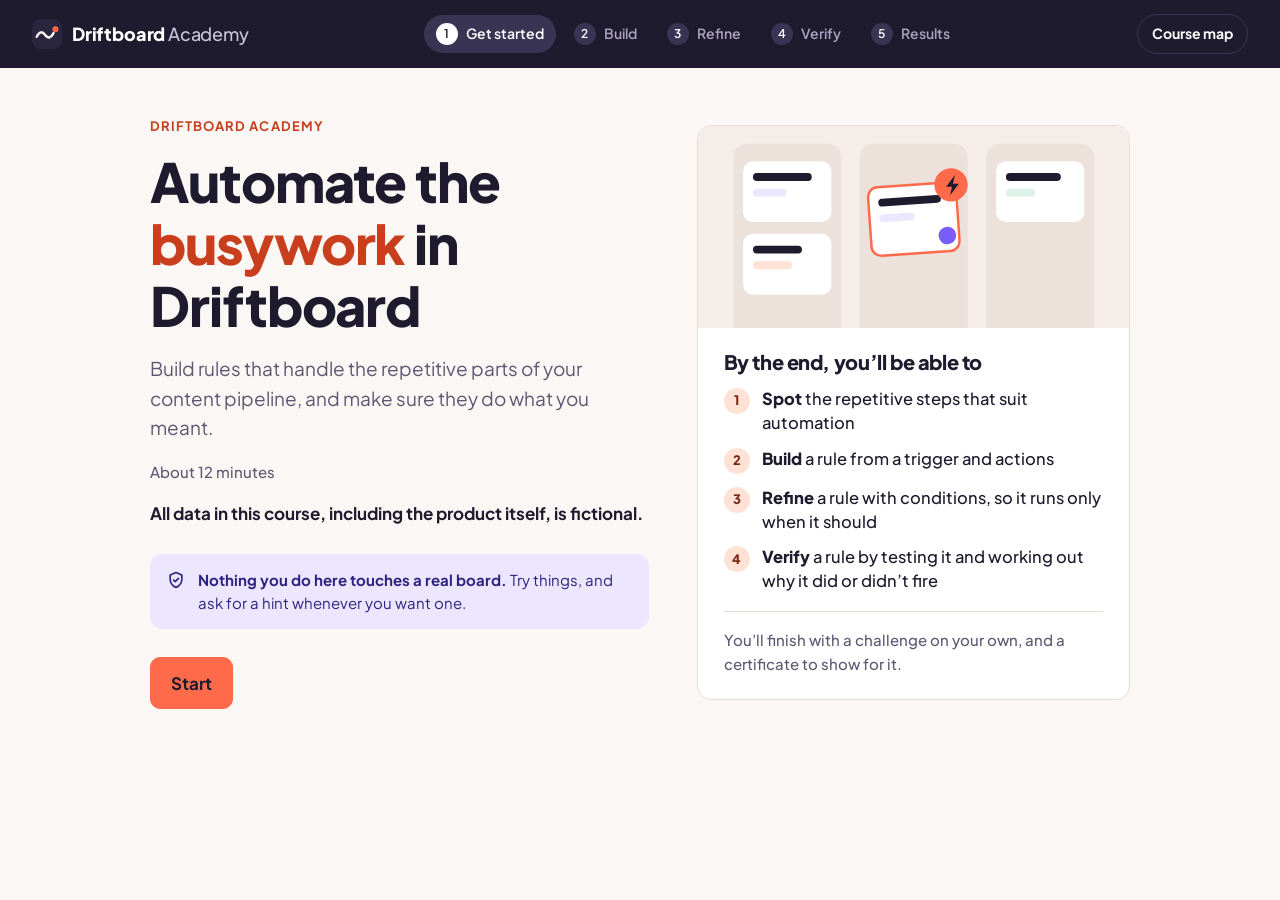
<file: meagan-jenkins-about-me/public/courses/driftboard/index.html>
<!doctype html>
<html lang="en">
<head>
<meta charset="utf-8">
<meta name="viewport" content="width=device-width, initial-scale=1">
<title>Automate the busywork in Driftboard</title>
<meta name="description" content="An interactive course on building and verifying automation rules in Driftboard, a fictional project management tool. All data is fictional.">
<link rel="preconnect" href="https://fonts.googleapis.com">
<link rel="preconnect" href="https://fonts.gstatic.com" crossorigin>
<link href="https://fonts.googleapis.com/css2?family=Plus+Jakarta+Sans:wght@400;500;600;700;800&display=swap" rel="stylesheet">
<link rel="stylesheet" href="styles.css?v=20261104-pub1">
<link rel="stylesheet" href="sim.css?v=20261104-pub1">
<link rel="stylesheet" href="coach.css?v=20261104-pub1">
</head>
<body>
<a class="skip" href="#main">Skip to content</a>

<header class="course-head">
  <div class="brand">
    <svg width="30" height="30" viewBox="0 0 32 32" aria-hidden="true">
      <rect width="32" height="32" rx="9" fill="#2B2640"/>
      <path d="M5 19c3-6 6-6 9-2s6 4 9-2" fill="none" stroke="#FBF7F5" stroke-width="2.6" stroke-linecap="round"/>
      <circle cx="25" cy="11" r="3.2" fill="#FF6B4A"/>
    </svg>
    <span>Driftboard <span class="brand-sub">Academy</span></span>
  </div>
  <nav aria-label="Course progress">
    <ol class="stepper" id="stepper"></ol>
  </nav>
  <div class="map-wrap">
    <button class="map-btn" id="map-btn" type="button" aria-expanded="false" aria-controls="map-panel">Course map</button>
    <div class="map-panel" id="map-panel" hidden></div>
  </div>
</header>

<main id="main" tabindex="-1"></main>

<div class="size-note" role="note">
  <h1>This course works best on a larger screen</h1>
  <p>Driftboard's board and rule builder need some room. Open this page on a tablet or computer to continue.</p>
</div>

<div class="sr-only" id="announcer" role="status" aria-live="polite"></div>

<script src="sim.js?v=20261104-pub1"></script>
<script src="coach.js?v=20261104-pub1"></script>
<script src="sim2.js?v=20261104-pub1"></script>
<script src="sim3.js?v=20261104-pub1"></script>
<script src="round1.js?v=20261104-pub1"></script>
<script src="round2.js?v=20261104-pub1"></script>
<script src="round3.js?v=20261104-pub1"></script>
<script src="results.js?v=20261104-pub1"></script>
<script src="app.js?v=20261104-pub1"></script>
</body>
</html>
</file>
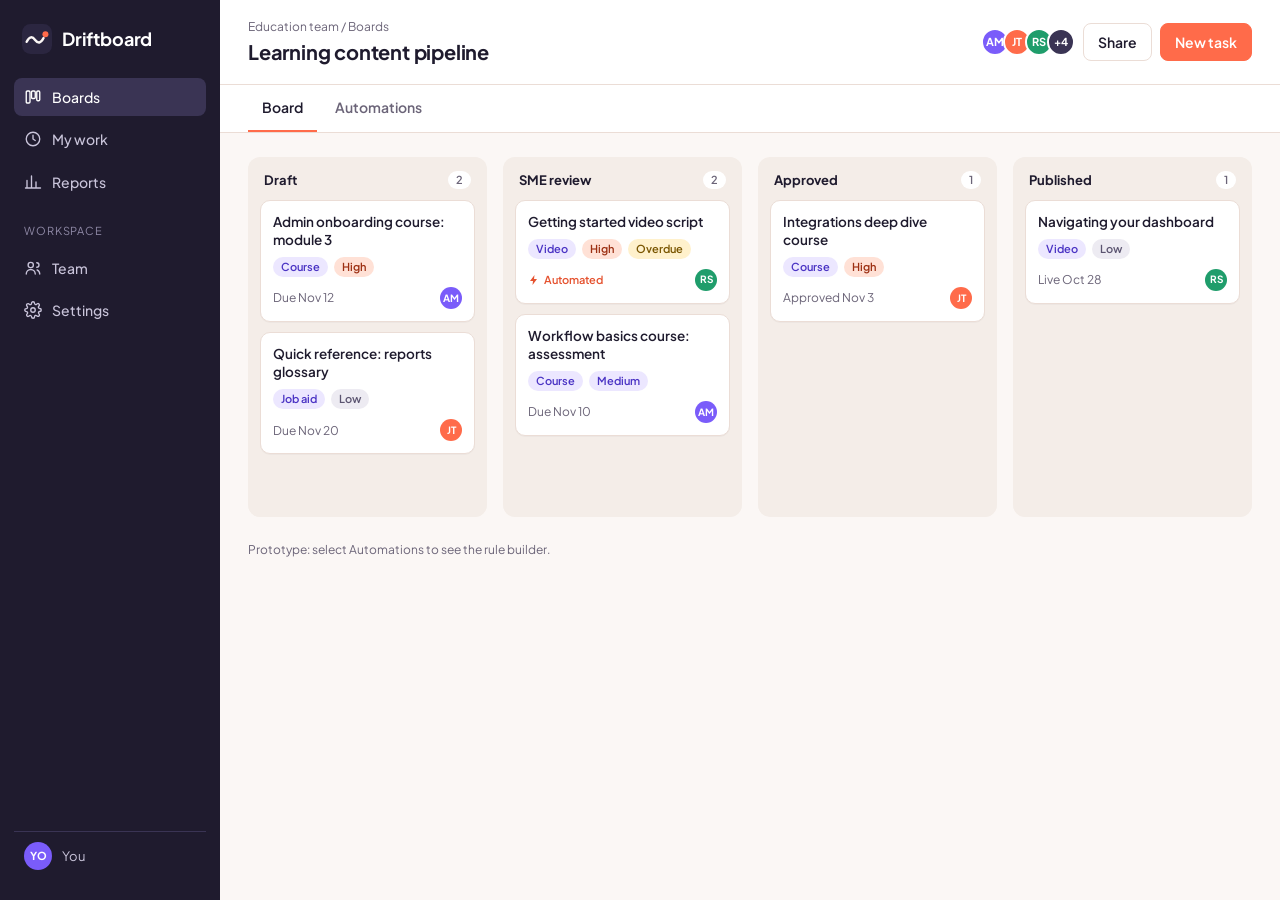
<file: docs/driftboard/prototype.html>
<!doctype html>
<html lang="en">
<head>
<meta charset="utf-8">
<meta name="viewport" content="width=device-width, initial-scale=1">
<title>Driftboard prototype</title>
<link rel="preconnect" href="https://fonts.googleapis.com">
<link rel="preconnect" href="https://fonts.gstatic.com" crossorigin>
<link href="https://fonts.googleapis.com/css2?family=Plus+Jakarta+Sans:wght@400;500;600;700&display=swap" rel="stylesheet">
<style>
  :root {
    --ink: #1F1B2E;
    --ink-2: #2B2640;
    --ink-3: #3A3454;
    --coral: #FF6B4A;
    --coral-dark: #E5522F;
    --coral-tint: #FFE1D6;
    --violet: #7A5CFA;
    --violet-tint: #ECE7FF;
    --paper: #FBF7F5;
    --card: #FFFFFF;
    --line: #EBDDD6;
    --muted: #6B6478;
    --ok: #1F9D6B;
    --ok-tint: #DDF3EA;
    --warn-tint: #FFF1CC;
    --radius: 12px;
  }
  * { box-sizing: border-box; }
  html, body { margin: 0; height: 100%; }
  body {
    font-family: 'Plus Jakarta Sans', system-ui, sans-serif;
    background: var(--paper);
    color: var(--ink);
    font-size: 14px;
    line-height: 1.45;
  }
  button { font: inherit; cursor: pointer; }
  .app { display: grid; grid-template-columns: 220px 1fr; min-height: 100vh; }

  /* sidebar */
  .side { background: var(--ink); color: #fff; padding: 20px 14px; display: flex; flex-direction: column; gap: 4px; }
  .brand { display: flex; align-items: center; gap: 10px; padding: 4px 8px 20px; font-weight: 700; font-size: 18px; letter-spacing: -0.01em; }
  .nav { display: flex; align-items: center; gap: 10px; padding: 9px 10px; border-radius: 8px; color: #C9C4DA; background: none; border: 0; text-align: left; width: 100%; font-weight: 500; }
  .nav:hover { background: var(--ink-2); color: #fff; }
  .nav.active { background: var(--ink-3); color: #fff; }
  .nav svg { width: 18px; height: 18px; flex: none; }
  .side-label { font-size: 11px; text-transform: uppercase; letter-spacing: .08em; color: #8F89A6; padding: 18px 10px 6px; }
  .side-foot { margin-top: auto; display: flex; align-items: center; gap: 10px; padding: 10px; border-top: 1px solid var(--ink-3); color: #C9C4DA; font-size: 13px; }

  /* main */
  .main { display: flex; flex-direction: column; min-width: 0; }
  .top { display: flex; align-items: center; justify-content: space-between; gap: 16px; padding: 18px 28px; border-bottom: 1px solid var(--line); background: var(--card); }
  .top h1 { margin: 0; font-size: 20px; letter-spacing: -0.01em; }
  .crumbs { color: var(--muted); font-size: 12px; margin-bottom: 2px; }
  .pill-row { display: flex; align-items: center; gap: 8px; }
  .avatars { display: flex; }
  .av { width: 28px; height: 28px; border-radius: 50%; display: grid; place-items: center; font-size: 11px; font-weight: 700; color: #fff; border: 2px solid var(--card); margin-left: -6px; }
  .avatars .av:first-child { margin-left: 0; }
  .btn { border-radius: 8px; padding: 8px 14px; font-weight: 600; border: 1px solid var(--line); background: var(--card); color: var(--ink); }
  .btn:hover { border-color: #D9C6BC; }
  .btn.primary { background: var(--coral); border-color: var(--coral); color: #fff; }
  .btn.primary:hover { background: var(--coral-dark); border-color: var(--coral-dark); }
  .btn.ghost { border-color: transparent; background: none; color: var(--muted); }
  .tabs { display: flex; gap: 4px; padding: 0 28px; background: var(--card); border-bottom: 1px solid var(--line); }
  .tab { padding: 12px 14px; border: 0; background: none; color: var(--muted); font-weight: 600; border-bottom: 2px solid transparent; }
  .tab.active { color: var(--ink); border-bottom-color: var(--coral); }

  .screen { display: none; padding: 24px 28px 40px; }
  .screen.active { display: block; }

  /* board */
  .board { display: grid; grid-template-columns: repeat(4, minmax(210px, 1fr)); gap: 16px; align-items: start; overflow-x: auto; }
  .col { background: #F4EDE8; border-radius: var(--radius); padding: 12px; min-height: 360px; }
  .col-head { display: flex; align-items: center; justify-content: space-between; padding: 2px 4px 10px; font-weight: 700; font-size: 13px; }
  .count { background: var(--card); color: var(--muted); font-size: 11px; border-radius: 99px; padding: 1px 8px; font-weight: 600; }
  .task { background: var(--card); border: 1px solid var(--line); border-radius: 10px; padding: 12px; margin-bottom: 10px; box-shadow: 0 1px 0 rgba(31,27,46,.03); }
  .task:hover { border-color: #D9C6BC; }
  .task h3 { margin: 0 0 8px; font-size: 13.5px; font-weight: 600; line-height: 1.35; }
  .tags { display: flex; flex-wrap: wrap; gap: 6px; margin-bottom: 10px; }
  .tag { font-size: 11px; font-weight: 600; padding: 2px 8px; border-radius: 99px; background: var(--violet-tint); color: #4A33C4; }
  .tag.high { background: var(--coral-tint); color: #9C2F12; }
  .tag.low { background: #EDEBF2; color: #5B5470; }
  .tag.late { background: var(--warn-tint); color: #7A5600; }
  .meta { display: flex; align-items: center; justify-content: space-between; color: var(--muted); font-size: 12px; }
  .meta .av { width: 22px; height: 22px; font-size: 10px; margin: 0; border: 0; }
  .bolt { display: inline-flex; align-items: center; gap: 4px; color: var(--coral-dark); font-weight: 600; font-size: 11px; }

  /* rule builder */
  .builder { display: grid; grid-template-columns: minmax(0, 1.25fr) minmax(0, 1fr); gap: 24px; align-items: start; }
  .panel { background: var(--card); border: 1px solid var(--line); border-radius: var(--radius); padding: 20px; }
  .panel h2 { margin: 0 0 4px; font-size: 16px; letter-spacing: -0.01em; }
  .panel .sub { margin: 0 0 18px; color: var(--muted); font-size: 13px; }
  .rule-name { width: 100%; border: 1px solid var(--line); border-radius: 8px; padding: 10px 12px; font: inherit; font-weight: 600; margin-bottom: 20px; background: var(--paper); }
  .step { position: relative; padding-left: 44px; padding-bottom: 20px; }
  .step:last-of-type { padding-bottom: 0; }
  .step::before { content: ''; position: absolute; left: 15px; top: 34px; bottom: 0; width: 2px; background: var(--line); }
  .step:last-of-type::before { display: none; }
  .badge { position: absolute; left: 0; top: 0; width: 32px; height: 32px; border-radius: 50%; display: grid; place-items: center; font-weight: 700; font-size: 12px; color: #fff; }
  .badge.when { background: var(--ink); }
  .badge.if { background: var(--violet); }
  .badge.then { background: var(--coral); }
  .step-title { font-weight: 700; font-size: 13px; text-transform: uppercase; letter-spacing: .06em; color: var(--muted); margin-bottom: 8px; line-height: 32px; }
  .block { display: flex; align-items: center; gap: 10px; border: 1px solid var(--line); border-radius: 10px; padding: 10px 12px; background: var(--paper); margin-bottom: 8px; }
  .block strong { font-weight: 600; }
  .block .chip { margin-left: auto; font-size: 12px; color: var(--muted); background: var(--card); border: 1px solid var(--line); border-radius: 6px; padding: 3px 8px; }
  .block.add { border-style: dashed; color: var(--muted); background: none; cursor: pointer; }
  .block.add:hover { border-color: var(--coral); color: var(--coral-dark); }
  .ico { width: 28px; height: 28px; border-radius: 8px; display: grid; place-items: center; flex: none; }
  .ico svg { width: 16px; height: 16px; }
  .ico.when { background: #E6E3EF; color: var(--ink); }
  .ico.then { background: var(--coral-tint); color: var(--coral-dark); }
  .ico.if { background: var(--violet-tint); color: #4A33C4; }
  .builder-actions { display: flex; gap: 10px; margin-top: 22px; padding-top: 18px; border-top: 1px solid var(--line); }

  /* test */
  .test-card { display: flex; align-items: center; gap: 10px; padding: 10px 0; border-bottom: 1px solid var(--line); }
  .test-card:last-child { border-bottom: 0; }
  .test-card .name { font-weight: 600; font-size: 13px; }
  .test-card .why { color: var(--muted); font-size: 12px; }
  .result { margin-left: auto; font-size: 12px; font-weight: 700; padding: 3px 10px; border-radius: 99px; background: #EDEBF2; color: #5B5470; white-space: nowrap; }
  .result.fired { background: var(--ok-tint); color: #0E6B47; }
  .result.skipped { background: var(--warn-tint); color: #7A5600; }
  .log { margin-top: 20px; }
  .log h3 { margin: 0 0 8px; font-size: 13px; text-transform: uppercase; letter-spacing: .06em; color: var(--muted); }
  .log-row { display: flex; gap: 10px; font-size: 12.5px; padding: 8px 10px; border-radius: 8px; background: var(--paper); margin-bottom: 6px; }
  .log-row time { color: var(--muted); flex: none; font-variant-numeric: tabular-nums; }
  .empty { color: var(--muted); font-size: 13px; padding: 6px 0; }
  .note { margin: 24px 0 0; color: var(--muted); font-size: 12px; }

  @media (max-width: 900px) {
    .app { grid-template-columns: 1fr; }
    .side { flex-direction: row; align-items: center; padding: 10px 14px; overflow-x: auto; }
    .side .brand { padding: 0 12px 0 0; }
    .side-label, .side-foot { display: none; }
    .builder { grid-template-columns: 1fr; }
    .top, .tabs, .screen { padding-left: 16px; padding-right: 16px; }
  }
</style>
</head>
<body>
<div class="app">
  <aside class="side">
    <div class="brand">
      <svg width="30" height="30" viewBox="0 0 32 32" aria-hidden="true">
        <rect width="32" height="32" rx="9" fill="#2B2640"/>
        <path d="M5 19c3-6 6-6 9-2s6 4 9-2" fill="none" stroke="#FBF7F5" stroke-width="2.6" stroke-linecap="round"/>
        <circle cx="25" cy="11" r="3.2" fill="#FF6B4A"/>
      </svg>
      Driftboard
    </div>
    <button class="nav active" type="button">
      <svg viewBox="0 0 24 24" fill="none" stroke="currentColor" stroke-width="1.8" stroke-linecap="round" stroke-linejoin="round"><rect x="3" y="4" width="5" height="16" rx="1.5"/><rect x="10" y="4" width="5" height="10" rx="1.5"/><rect x="17" y="4" width="4" height="13" rx="1.5"/></svg>
      Boards
    </button>
    <button class="nav" type="button">
      <svg viewBox="0 0 24 24" fill="none" stroke="currentColor" stroke-width="1.8" stroke-linecap="round" stroke-linejoin="round"><circle cx="12" cy="12" r="9"/><path d="M12 7v5l3 2"/></svg>
      My work
    </button>
    <button class="nav" type="button">
      <svg viewBox="0 0 24 24" fill="none" stroke="currentColor" stroke-width="1.8" stroke-linecap="round" stroke-linejoin="round"><path d="M4 20V10M10 20V4M16 20v-8M22 20H2"/></svg>
      Reports
    </button>
    <div class="side-label">Workspace</div>
    <button class="nav" type="button">
      <svg viewBox="0 0 24 24" fill="none" stroke="currentColor" stroke-width="1.8" stroke-linecap="round" stroke-linejoin="round"><circle cx="9" cy="8" r="3.5"/><path d="M3 20c0-3.3 2.7-6 6-6s6 2.7 6 6M17 11a3 3 0 100-6M21 20c0-2.4-1.5-4.4-3.6-5.4"/></svg>
      Team
    </button>
    <button class="nav" type="button">
      <svg viewBox="0 0 24 24" fill="none" stroke="currentColor" stroke-width="1.8" stroke-linecap="round" stroke-linejoin="round"><circle cx="12" cy="12" r="3"/><path d="M19.4 15a1.7 1.7 0 00.3 1.8l.1.1a2 2 0 11-2.8 2.8l-.1-.1a1.7 1.7 0 00-1.8-.3 1.7 1.7 0 00-1 1.5V21a2 2 0 11-4 0v-.1a1.7 1.7 0 00-1.1-1.5 1.7 1.7 0 00-1.8.3l-.1.1a2 2 0 11-2.8-2.8l.1-.1a1.7 1.7 0 00.3-1.8 1.7 1.7 0 00-1.5-1H3a2 2 0 110-4h.1a1.7 1.7 0 001.5-1.1 1.7 1.7 0 00-.3-1.8l-.1-.1a2 2 0 112.8-2.8l.1.1a1.7 1.7 0 001.8.3H9a1.7 1.7 0 001-1.5V3a2 2 0 114 0v.1a1.7 1.7 0 001 1.5 1.7 1.7 0 001.8-.3l.1-.1a2 2 0 112.8 2.8l-.1.1a1.7 1.7 0 00-.3 1.8V9a1.7 1.7 0 001.5 1H21a2 2 0 110 4h-.1a1.7 1.7 0 00-1.5 1z"/></svg>
      Settings
    </button>
    <div class="side-foot">
      <span class="av" style="background:#7A5CFA;margin:0;border:0">YO</span>
      You
    </div>
  </aside>

  <div class="main">
    <header class="top">
      <div>
        <div class="crumbs">Education team / Boards</div>
        <h1>Learning content pipeline</h1>
      </div>
      <div class="pill-row">
        <div class="avatars" aria-label="Team members">
          <span class="av" style="background:#7A5CFA">AM</span>
          <span class="av" style="background:#FF6B4A">JT</span>
          <span class="av" style="background:#1F9D6B">RS</span>
          <span class="av" style="background:#3A3454">+4</span>
        </div>
        <button class="btn" type="button">Share</button>
        <button class="btn primary" type="button">New task</button>
      </div>
    </header>

    <nav class="tabs" role="tablist">
      <button class="tab active" role="tab" data-screen="board" type="button">Board</button>
      <button class="tab" role="tab" data-screen="rules" type="button">Automations</button>
    </nav>

    <section class="screen active" id="screen-board" aria-label="Board">
      <div class="board">
        <div class="col">
          <div class="col-head">Draft <span class="count">2</span></div>
          <article class="task"><h3>Admin onboarding course: module 3</h3><div class="tags"><span class="tag">Course</span><span class="tag high">High</span></div><div class="meta"><span>Due Nov 12</span><span class="av" style="background:#7A5CFA">AM</span></div></article>
          <article class="task"><h3>Quick reference: reports glossary</h3><div class="tags"><span class="tag">Job aid</span><span class="tag low">Low</span></div><div class="meta"><span>Due Nov 20</span><span class="av" style="background:#FF6B4A">JT</span></div></article>
        </div>
        <div class="col">
          <div class="col-head">SME review <span class="count">2</span></div>
          <article class="task"><h3>Getting started video script</h3><div class="tags"><span class="tag">Video</span><span class="tag high">High</span><span class="tag late">Overdue</span></div><div class="meta"><span class="bolt">
            <svg width="12" height="12" viewBox="0 0 24 24" fill="currentColor"><path d="M13 2L4 14h6l-1 8 9-12h-6z"/></svg> Automated</span><span class="av" style="background:#1F9D6B">RS</span></div></article>
          <article class="task"><h3>Workflow basics course: assessment</h3><div class="tags"><span class="tag">Course</span><span class="tag">Medium</span></div><div class="meta"><span>Due Nov 10</span><span class="av" style="background:#7A5CFA">AM</span></div></article>
        </div>
        <div class="col">
          <div class="col-head">Approved <span class="count">1</span></div>
          <article class="task"><h3>Integrations deep dive course</h3><div class="tags"><span class="tag">Course</span><span class="tag high">High</span></div><div class="meta"><span>Approved Nov 3</span><span class="av" style="background:#FF6B4A">JT</span></div></article>
        </div>
        <div class="col">
          <div class="col-head">Published <span class="count">1</span></div>
          <article class="task"><h3>Navigating your dashboard</h3><div class="tags"><span class="tag">Video</span><span class="tag low">Low</span></div><div class="meta"><span>Live Oct 28</span><span class="av" style="background:#1F9D6B">RS</span></div></article>
        </div>
      </div>
      <p class="note">Prototype: select Automations to see the rule builder.</p>
    </section>

    <section class="screen" id="screen-rules" aria-label="Automations">
      <div class="builder">
        <div class="panel">
          <h2>New rule</h2>
          <p class="sub">Tell Driftboard what to watch for, and what to do about it.</p>
          <input class="rule-name" type="text" value="Assign reviewer when a course enters SME review" aria-label="Rule name">

          <div class="step">
            <span class="badge when">1</span>
            <div class="step-title">When</div>
            <div class="block">
              <span class="ico when"><svg viewBox="0 0 24 24" fill="none" stroke="currentColor" stroke-width="2" stroke-linecap="round" stroke-linejoin="round"><path d="M5 12h14M13 6l6 6-6 6"/></svg></span>
              <span><strong>A task</strong> moves to <strong>SME review</strong></span>
              <span class="chip">Trigger</span>
            </div>
          </div>

          <div class="step">
            <span class="badge if">2</span>
            <div class="step-title">Only if</div>
            <div class="block add" role="button" tabindex="0">
              <span class="ico if"><svg viewBox="0 0 24 24" fill="none" stroke="currentColor" stroke-width="2" stroke-linecap="round"><path d="M12 5v14M5 12h14"/></svg></span>
              Add a condition (optional)
            </div>
          </div>

          <div class="step">
            <span class="badge then">3</span>
            <div class="step-title">Then</div>
            <div class="block">
              <span class="ico then"><svg viewBox="0 0 24 24" fill="none" stroke="currentColor" stroke-width="2" stroke-linecap="round" stroke-linejoin="round"><circle cx="12" cy="8" r="4"/><path d="M4 21c0-4 3.6-7 8-7s8 3 8 7"/></svg></span>
              <span>Assign to <strong>Subject matter expert</strong></span>
              <span class="chip">Action</span>
            </div>
            <div class="block">
              <span class="ico then"><svg viewBox="0 0 24 24" fill="none" stroke="currentColor" stroke-width="2" stroke-linecap="round" stroke-linejoin="round"><rect x="3" y="5" width="18" height="16" rx="2"/><path d="M3 10h18M8 3v4M16 3v4"/></svg></span>
              <span>Set due date to <strong>2 days</strong> from today</span>
              <span class="chip">Action</span>
            </div>
            <div class="block add" role="button" tabindex="0">
              <span class="ico then"><svg viewBox="0 0 24 24" fill="none" stroke="currentColor" stroke-width="2" stroke-linecap="round"><path d="M12 5v14M5 12h14"/></svg></span>
              Add an action
            </div>
          </div>

          <div class="builder-actions">
            <button class="btn primary" type="button" id="run-test">Run test</button>
            <button class="btn" type="button">Save rule</button>
            <button class="btn ghost" type="button">Cancel</button>
          </div>
        </div>

        <div>
          <div class="panel">
            <h2>Test this rule</h2>
            <p class="sub">See what would happen to four sample tasks before you turn the rule on.</p>
            <div id="tests">
              <div class="test-card"><div><div class="name">Admin onboarding course: module 3</div><div class="why">Moving to SME review</div></div><span class="result" data-id="0">Not run</span></div>
              <div class="test-card"><div><div class="name">Quick reference: reports glossary</div><div class="why">Staying in Draft</div></div><span class="result" data-id="1">Not run</span></div>
              <div class="test-card"><div><div class="name">Integrations deep dive course</div><div class="why">Staying in Approved</div></div><span class="result" data-id="2">Not run</span></div>
              <div class="test-card"><div><div class="name">Navigating your dashboard</div><div class="why">Moving to SME review</div></div><span class="result" data-id="3">Not run</span></div>
            </div>
          </div>
          <div class="panel log">
            <h3>Activity log</h3>
            <div id="log"><div class="empty">Run a test to see what the rule would do.</div></div>
          </div>
        </div>
      </div>
    </section>
  </div>
</div>

<script>
  document.querySelectorAll('.tab').forEach(function (t) {
    t.addEventListener('click', function () {
      document.querySelectorAll('.tab').forEach(function (x) { x.classList.remove('active'); });
      document.querySelectorAll('.screen').forEach(function (x) { x.classList.remove('active'); });
      t.classList.add('active');
      document.getElementById('screen-' + t.dataset.screen).classList.add('active');
    });
  });

  var outcomes = [
    { fired: true,  text: 'Would fire' },
    { fired: false, text: 'Would not fire' },
    { fired: false, text: 'Would not fire' },
    { fired: true,  text: 'Would fire' }
  ];
  var logs = [
    'Assigned "Admin onboarding course: module 3" to a subject matter expert and set the due date 2 days out.',
    'Assigned "Navigating your dashboard" to a subject matter expert and set the due date 2 days out.'
  ];
  document.getElementById('run-test').addEventListener('click', function () {
    document.querySelectorAll('.result').forEach(function (r) {
      var o = outcomes[Number(r.dataset.id)];
      r.textContent = o.text;
      r.className = 'result ' + (o.fired ? 'fired' : 'skipped');
    });
    var log = document.getElementById('log');
    log.innerHTML = '';
    logs.forEach(function (l, i) {
      var row = document.createElement('div');
      row.className = 'log-row';
      var t = document.createElement('time');
      t.textContent = '9:0' + (i + 1) + ' AM';
      var s = document.createElement('span');
      s.textContent = l;
      row.appendChild(t);
      row.appendChild(s);
      log.appendChild(row);
    });
  });
</script>
</body>
</html>
</file>
<file: meagan-jenkins-about-me/public/courses/driftboard/styles.css>
:root {
  --ink: #1F1B2E;
  --ink-2: #2B2640;
  --ink-3: #3A3454;
  --coral: #FF6B4A;
  --coral-dark: #C93E1C;
  --coral-tint: #FFE1D6;
  --violet: #7A5CFA;
  --violet-dark: #4A33C4;
  --violet-tint: #ECE7FF;
  --paper: #FBF7F5;
  --card: #FFFFFF;
  --line: #EBDDD6;
  --muted: #5F5873;
  --ok: #0E6B47;
  --ok-tint: #DDF3EA;
  --radius: 14px;
  --focus: 0 0 0 3px #fff, 0 0 0 6px #7A5CFA;
  --ctl: #8F84A6;
}

* { box-sizing: border-box; }
html, body { margin: 0; min-height: 100%; }
body {
  font-family: 'Plus Jakarta Sans', system-ui, sans-serif;
  background: var(--paper);
  color: var(--ink);
  font-size: 17px;
  line-height: 1.55;
  -webkit-font-smoothing: antialiased;
}
h1, h2, h3 { letter-spacing: -0.02em; line-height: 1.15; margin: 0; }
p { margin: 0; }
button { font: inherit; cursor: pointer; }
:focus-visible { outline: none; box-shadow: var(--focus); border-radius: 8px; }
main:focus, h1:focus, h1:focus-visible, .q:focus, .q:focus-visible { outline: none; box-shadow: none; }

.sr-only { position: absolute; width: 1px; height: 1px; padding: 0; margin: -1px; overflow: hidden; clip: rect(0,0,0,0); white-space: nowrap; border: 0; }
.skip { position: absolute; left: 12px; top: -60px; background: var(--ink); color: #fff; padding: 10px 14px; border-radius: 8px; z-index: 10; }
.skip:focus { top: 12px; }

/* header */
.course-head {
  display: flex; align-items: center; justify-content: space-between; gap: 24px;
  padding: 14px 32px; background: var(--ink); color: #fff;
}
.brand { display: flex; align-items: center; gap: 10px; font-weight: 800; font-size: 18px; letter-spacing: -0.01em; }
.brand-sub { font-weight: 500; color: #C9C4DA; }
.stepper { list-style: none; margin: 0; padding: 0; display: flex; gap: 6px; }
.stepper button {
  display: flex; align-items: center; gap: 8px; border: 0; background: none; color: #A9A3BF;
  font-weight: 600; font-size: 14px; padding: 8px 12px; border-radius: 99px;
}
.stepper button:not(:disabled):hover { background: var(--ink-2); color: #fff; }
.stepper button:disabled { cursor: default; opacity: .6; }
.stepper .dot { width: 22px; height: 22px; border-radius: 50%; display: grid; place-items: center; font-size: 12px; background: var(--ink-3); color: #fff; }
.stepper .done .dot { background: var(--coral); color: var(--ink); }
.stepper [aria-current="step"] { background: var(--ink-3); color: #fff; }
.stepper [aria-current="step"] .dot { background: #fff; color: var(--ink); }
.stepper button:focus-visible { box-shadow: 0 0 0 3px var(--ink), 0 0 0 6px #fff; border-radius: 99px; }

/* layout */
main { padding: 40px 32px 72px; }
.wrap { max-width: 980px; margin: 0 auto; }
.screen { animation: rise .35s ease both; }
@keyframes rise { from { opacity: 0; transform: translateY(8px); } to { opacity: 1; transform: none; } }

.eyebrow { font-size: 13px; font-weight: 700; letter-spacing: .08em; text-transform: uppercase; color: var(--coral-dark); margin-bottom: 14px; }
h1.display { font-size: clamp(34px, 5vw, 54px); font-weight: 800; }
h1.display em { font-style: normal; color: var(--coral-dark); }
h2.title { font-size: clamp(26px, 3.4vw, 36px); font-weight: 800; }
.lead { font-size: 19px; color: var(--muted); max-width: 56ch; margin-top: 18px; }
.meta-line { margin-top: 18px; color: var(--muted); font-size: 15px; font-weight: 500; }

.hero { display: grid; grid-template-columns: 1.15fr 1fr; grid-template-areas: "text card" "actions card"; column-gap: 48px; row-gap: 0; align-items: center; padding-top: 8px; }
.hero-text { grid-area: text; align-self: end; }
.hero > .goals { grid-area: card; }
.hero-actions { grid-area: actions; align-self: start; }
.hero .actions { margin-top: 28px; }
.hero > svg { width: 100%; height: auto; }

.fiction-note { margin-top: 16px; font-size: 17px; font-weight: 700; color: var(--ink); }
.safe-note {
  display: flex; gap: 12px; align-items: flex-start; margin-top: 28px; padding: 14px 16px;
  background: var(--violet-tint); color: #2E2380; border-radius: 12px; font-size: 15px; max-width: 56ch;
}
.safe-note svg { flex: none; margin-top: 2px; }

/* buttons */
.actions { display: flex; align-items: center; gap: 12px; flex-wrap: wrap; }
.btn {
  border-radius: 10px; padding: 12px 20px; font-weight: 700; border: 1.5px solid var(--ctl);
  background: var(--card); color: var(--ink);
}
.btn:hover { border-color: #6F6585; }
.btn.primary { background: var(--coral); border-color: var(--coral); color: var(--ink); }
.btn.primary:hover { background: #FF8268; border-color: #FF8268; }
.btn.ghost { border-color: transparent; background: none; color: var(--muted); }
.btn.ghost:hover { color: var(--ink); background: rgba(31,27,46,.05); }
.btn:disabled { opacity: .5; cursor: not-allowed; }
.hint-line { color: var(--muted); font-size: 14px; }

/* story card */
.story { display: grid; grid-template-columns: 1.2fr 1fr; gap: 40px; align-items: center; }
.panel { background: var(--card); border: 1.5px solid var(--line); border-radius: var(--radius); padding: 28px; }
.timeline { list-style: none; padding: 0; margin: 28px 0 0; display: grid; gap: 12px; }
.timeline li { display: flex; gap: 14px; align-items: center; background: var(--card); border: 1.5px solid var(--line); border-radius: 12px; padding: 14px 16px; font-weight: 500; }
.timeline time { font-weight: 800; color: var(--coral-dark); min-width: 64px; font-variant-numeric: tabular-nums; }
.pivot { margin-top: 28px; font-size: 19px; font-weight: 600; max-width: 52ch; }

/* sort */
.sort-top { display: flex; justify-content: space-between; align-items: baseline; gap: 16px; flex-wrap: wrap; margin-bottom: 20px; }
.sort-progress { font-weight: 700; color: var(--muted); font-size: 15px; }
.sort-grid { display: grid; grid-template-columns: 1.3fr 1fr; gap: 28px; align-items: start; }
.chore { background: var(--card); border: 2px solid var(--line); border-radius: var(--radius); padding: 28px; }
.chore .q { font-size: 22px; font-weight: 700; letter-spacing: -0.01em; line-height: 1.3; margin-bottom: 24px; }
.choice-row { display: grid; grid-template-columns: 1fr 1fr; gap: 12px; }
.choice {
  border: 2px solid var(--ctl); background: var(--paper); border-radius: 12px; padding: 16px 12px;
  font-weight: 700; display: flex; align-items: center; justify-content: center; gap: 8px; color: var(--ink);
}
.choice:hover:not(:disabled) { border-color: var(--coral); background: var(--coral-tint); }
.choice:disabled { cursor: default; }
.choice.picked { border-color: var(--violet); background: var(--violet-tint); }
.choice.right { border-color: #2FA877; background: var(--ok-tint); color: var(--ok); }
.feedback {
  margin-top: 18px; padding: 14px 16px; border-radius: 12px; display: flex; gap: 12px; align-items: flex-start; font-size: 16px; font-weight: 500;
}
.feedback svg { flex: none; margin-top: 2px; }
.feedback.ok { background: var(--ok-tint); color: #0A4F35; }
.feedback.try { background: var(--violet-tint); color: #2E2380; }
.chore .actions { margin-top: 18px; }

.sort-grid.finished { grid-template-columns: 1fr; }
.sort-grid.finished .buckets { grid-template-columns: 1fr 1fr; }
.buckets { display: grid; gap: 14px; }
.bucket { background: var(--card); border: 1.5px solid var(--line); border-radius: var(--radius); padding: 16px 18px; min-height: 120px; }
.bucket h2 { font-size: 15px; display: flex; align-items: center; justify-content: space-between; margin-bottom: 8px; }
.bucket.auto h2 { color: var(--coral-dark); }
.bucket.human h2 { color: var(--violet-dark); }
.bucket .count { font-weight: 700; font-size: 13px; background: var(--paper); border-radius: 99px; padding: 2px 10px; color: var(--muted); }
.bucket ul { list-style: none; margin: 0; padding: 0; display: grid; gap: 6px; font-size: 14.5px; }
.bucket li { background: var(--paper); border-radius: 8px; padding: 7px 10px; font-weight: 500; }
.bucket .empty { color: var(--muted); font-size: 14px; }

.summary { margin-top: 28px; display: grid; grid-template-columns: 1fr 1fr; gap: 14px; }
.summary div { border-radius: 12px; padding: 18px 20px; font-weight: 600; font-size: 17px; }
.summary .a { background: var(--coral-tint); color: #6E1F0A; }
.summary .h { background: var(--violet-tint); color: #2E2380; }
.summary b { display: block; font-size: 13px; letter-spacing: .08em; text-transform: uppercase; margin-bottom: 6px; }

/* anatomy */
.anatomy { display: grid; grid-template-columns: repeat(3, 1fr); gap: 18px; margin-top: 32px; }
.part { background: var(--card); border: 1.5px solid var(--line); border-radius: var(--radius); padding: 22px; position: relative; }
.part .num { width: 34px; height: 34px; border-radius: 50%; display: grid; place-items: center; font-weight: 800; color: #fff; margin-bottom: 14px; }
.part.when .num { background: var(--ink); }
.part.if .num { background: var(--violet); }
.part.then .num { background: var(--coral); color: var(--ink); }
.part h2 { font-size: 22px; margin-bottom: 6px; }
.part p { color: var(--muted); font-size: 16px; }
.part .ex { margin-top: 14px; padding: 10px 12px; background: var(--paper); border-radius: 10px; font-size: 15px; font-weight: 600; color: var(--ink); }
.sentence { margin-top: 28px; padding: 22px 24px; background: var(--ink); color: #fff; border-radius: var(--radius); font-size: 19px; font-weight: 600; line-height: 1.6; }
.sentence .w { color: #C9C4DA; }
.sentence mark { background: none; padding: 0 2px; font-weight: 800; }
.sentence .m1 { color: #fff; border-bottom: 3px solid #fff; }
.sentence .m2 { color: #B7A6FF; border-bottom: 3px solid var(--violet); }
.sentence .m3 { color: #FFB7A5; border-bottom: 3px solid var(--coral); }

.foot-nav { display: flex; align-items: center; justify-content: space-between; margin-top: 36px; gap: 16px; flex-wrap: wrap; }

.soon { text-align: center; padding: 60px 20px; }
.soon p { color: var(--muted); margin-top: 14px; }

/* small screens */
.size-note { display: none; padding: 60px 28px; text-align: center; }
.size-note h1 { font-size: 26px; margin-bottom: 12px; }
.size-note p { color: var(--muted); }
@media (max-width: 599px) {
  main, .course-head nav { display: none; }
  .size-note { display: block; }
  .course-head { padding: 14px 20px; }
}
@media (max-width: 960px) {
  .hero, .story, .sort-grid { grid-template-columns: 1fr; }
  .anatomy { grid-template-columns: 1fr; }
  main { padding: 28px 20px 56px; }
}
@media (prefers-reduced-motion: reduce) {
  .screen { animation: none; }
  * { transition: none !important; }
}

/* round screens */
main.bleed { padding: 0; }
main.bleed .screen { animation: none; }
.task-card { margin-top: 28px; background: var(--ink); color: #fff; border-radius: var(--radius); padding: 22px 26px; max-width: 640px; }
.task-card h2 { font-size: 13px; letter-spacing: .08em; text-transform: uppercase; color: #FFB7A5; margin-bottom: 8px; }
.task-card p { font-size: 21px; font-weight: 700; line-height: 1.4; letter-spacing: -0.01em; }
.expect { list-style: none; margin: 28px 0 0; padding: 0; display: grid; gap: 12px; max-width: 640px; }
.expect li { display: flex; gap: 14px; align-items: flex-start; font-size: 17px; font-weight: 500; }
.expect-ico { flex: none; width: 28px; height: 28px; border-radius: 50%; background: var(--coral-tint); color: #7A2A12; display: grid; place-items: center; font-weight: 800; font-size: 14px; }
.recap { list-style: none; margin: 28px 0 0; padding: 0; display: grid; gap: 10px; max-width: 520px; }
.recap li { background: var(--ok-tint); color: #0A4F35; border-radius: 12px; padding: 12px 16px; font-weight: 600; }

/* course map */
.map-wrap { position: relative; }
.map-btn { border: 1.5px solid var(--ink-3); background: none; color: #fff; font-weight: 700; font-size: 14px; padding: 8px 14px; border-radius: 99px; }
.map-btn:hover, .map-btn[aria-expanded="true"] { background: var(--ink-3); }
.map-btn:focus-visible { box-shadow: 0 0 0 3px var(--ink), 0 0 0 6px #fff; }
.map-panel { position: absolute; right: 0; top: calc(100% + 10px); width: 300px; max-height: 70vh; overflow-y: auto; background: #fff; color: var(--ink); border-radius: 14px; padding: 10px; box-shadow: 0 18px 44px rgba(31,27,46,.32); z-index: 60; }
.map-panel[hidden] { display: none; }
.map-label { margin: 8px 8px 4px; font-size: 11px; font-weight: 800; letter-spacing: .08em; text-transform: uppercase; color: var(--muted); }
.map-item { display: block; width: 100%; text-align: left; border: 0; background: none; padding: 9px 12px; border-radius: 8px; font-weight: 600; font-size: 15px; color: var(--ink); }
.map-item:hover { background: var(--coral-tint); }
.map-item[aria-current] { background: var(--violet-tint); color: #2E2380; }

/* results */
.results .results-body { max-width: 900px; }
.score-card { margin-top: 28px; background: var(--card); border: 1.5px solid var(--line); border-radius: var(--radius); padding: 24px 28px; max-width: 520px; }
.score-num .big { font-size: 64px; font-weight: 800; letter-spacing: -0.03em; line-height: 1; }
.score-num .of { font-size: 22px; font-weight: 700; color: var(--muted); }
.score-bar { position: relative; height: 12px; border-radius: 99px; background: #EFE7E2; margin-top: 16px; overflow: visible; }
.score-bar span { position: absolute; left: 0; top: 0; bottom: 0; border-radius: 99px; background: var(--coral); }
.score-bar i { position: absolute; top: -5px; bottom: -5px; width: 3px; background: var(--ink); border-radius: 2px; }
.score-note { margin-top: 12px; color: var(--muted); font-size: 15px; font-weight: 500; }
.obj-grid { display: grid; gap: 16px; margin-top: 32px; }
.obj { background: var(--card); border: 1.5px solid var(--line); border-radius: var(--radius); padding: 20px 22px; }
.obj header { display: flex; justify-content: space-between; gap: 16px; align-items: flex-start; margin-bottom: 12px; }
.obj h2 { font-size: 20px; font-weight: 800; }
.obj header p { color: var(--muted); font-size: 15px; margin-top: 2px; }
.obj-score { flex: none; font-weight: 800; font-size: 14px; background: var(--violet-tint); color: #2E2380; border-radius: 99px; padding: 5px 14px; }
.obj-score.full { background: var(--ok-tint); color: #0A4F35; }
.obj-score.info { background: #EDEBF2; color: #5B5470; }
.obj-items { list-style: none; margin: 0; padding: 0; display: grid; gap: 10px; }
.obj-items li { display: flex; gap: 12px; align-items: flex-start; border-radius: 10px; padding: 12px 14px; }
.obj-items li.ok { background: var(--ok-tint); color: #0A4F35; }
.obj-items li.try { background: var(--violet-tint); color: #2E2380; }
.obj-ico { flex: none; margin-top: 2px; }
.obj-title { font-weight: 800; font-size: 15px; }
.obj-title .pts { font-weight: 700; opacity: .8; margin-left: 6px; font-size: 13px; }
.obj-msg { font-size: 15px; font-weight: 500; margin-top: 2px; line-height: 1.5; }
.results-actions { margin-top: 28px; }

/* certificate */
.certificate { margin-top: 48px; }
.cert-inner { max-width: 820px; margin: 0 auto; background: #fff; border: 2px solid var(--ink); border-radius: 18px; padding: 48px 56px; text-align: center; box-shadow: 8px 8px 0 var(--coral); }
.cert-brand { display: inline-flex; align-items: center; gap: 10px; font-weight: 800; font-size: 18px; }
.cert-kicker { margin-top: 28px; font-size: 13px; font-weight: 800; letter-spacing: .14em; text-transform: uppercase; color: var(--coral-dark); }
.certificate h2 { font-size: clamp(28px, 4vw, 42px); font-weight: 800; margin-top: 10px; }
.cert-body { margin: 18px auto 0; max-width: 46ch; color: var(--muted); font-size: 17px; }
.cert-skills { list-style: none; margin: 24px 0 0; padding: 0; display: flex; gap: 10px; justify-content: center; flex-wrap: wrap; }
.cert-skills li { background: var(--coral-tint); color: #6E1F0A; font-weight: 700; font-size: 14px; border-radius: 99px; padding: 6px 14px; }
.cert-date { margin-top: 28px; font-weight: 700; }
.cert-note { margin-top: 10px; font-size: 13px; color: var(--muted); }

@media print {
  .course-head, .size-note, .skip, .results-body, .coach-layer { display: none !important; }
  body { background: #fff; }
  main { padding: 0; }
  .certificate { margin: 0; }
  .cert-inner { box-shadow: none; }
}

.obj-items li.note { background: #F4EDE8; color: var(--ink); }

/* objectives card on the title screen */
.goals { background: var(--card); border: 1.5px solid var(--line); border-radius: var(--radius); overflow: hidden; }
.goals svg { display: block; width: 100%; height: auto; }
.goals-body { padding: 22px 26px 24px; }
.goals h2 { font-size: 20px; font-weight: 800; margin-bottom: 14px; }
.goal-list { list-style: none; margin: 0; padding: 0; display: grid; gap: 12px; }
.goal-list li { display: flex; gap: 12px; align-items: flex-start; font-size: 16.5px; line-height: 1.45; font-weight: 500; }
.goal-list strong { font-weight: 800; }
.goal-n { flex: none; width: 26px; height: 26px; border-radius: 50%; background: var(--coral-tint); color: #7A2A12; display: grid; place-items: center; font-weight: 800; font-size: 13px; margin-top: 1px; }
.goals-foot { margin-top: 18px; padding-top: 16px; border-top: 1px solid var(--line); font-size: 15px; color: var(--muted); font-weight: 500; }

@media (max-width: 960px) {
  .hero { grid-template-columns: 1fr; grid-template-areas: "text" "card" "actions"; row-gap: 24px; }
  .hero-text, .hero-actions { align-self: auto; }
  .hero .actions { margin-top: 0; }
  .goals > svg { display: none; }
}

/* keep section names readable as the header narrows */
@media (max-width: 960px) {
  .course-head { padding: 12px 16px; gap: 12px; }
  .brand-sub { display: none; }
  .stepper { gap: 2px; }
  .stepper button { padding: 7px 9px; font-size: 13px; gap: 6px; }
}
@media (max-width: 700px) {
  /* hidden visually but still read aloud, so every step keeps its name */
  .stepper button:not([aria-current="step"]) .label {
    position: absolute; width: 1px; height: 1px; margin: -1px; padding: 0; overflow: hidden;
    clip: rect(0, 0, 0, 0); white-space: nowrap; border: 0;
  }
}
</file>
<file: meagan-jenkins-about-me/public/courses/driftboard/sim.css>
/* Simulated Driftboard app */
.sim { position: relative; display: grid; grid-template-columns: 210px 1fr; min-height: calc(100vh - 64px); background: var(--paper); font-size: 14px; line-height: 1.45; color: var(--ink); }
.sim [hidden] { display: none !important; }
.sim button { font: inherit; cursor: pointer; }
.sim button:disabled { cursor: default; }

.sim-side { background: var(--ink); color: #fff; padding: 18px 12px; display: flex; flex-direction: column; gap: 4px; }
.sim-brand { display: flex; align-items: center; gap: 10px; font-weight: 800; font-size: 17px; padding: 2px 8px 18px; }
.sim-nav { display: flex; align-items: center; gap: 10px; padding: 9px 10px; border-radius: 8px; color: #C9C4DA; font-weight: 500; }
.sim-nav svg { width: 18px; height: 18px; flex: none; }
.sim-nav.active { background: var(--ink-3); color: #fff; }
.sim-label { font-size: 11px; text-transform: uppercase; letter-spacing: .08em; color: #8F89A6; padding: 16px 10px 6px; }
.sim-foot { margin-top: auto; display: flex; align-items: center; gap: 10px; padding: 10px; border-top: 1px solid var(--ink-3); color: #C9C4DA; font-size: 13px; }

.sim-main { min-width: 0; display: flex; flex-direction: column; }
.sim-top { display: flex; align-items: center; justify-content: space-between; gap: 16px; padding: 16px 24px; border-bottom: 1px solid var(--line); background: var(--card); }
.sim-top h2 { font-size: 19px; font-weight: 800; margin: 0; }
.sim-top .crumbs { color: var(--muted); font-size: 12px; margin-bottom: 2px; }
.sim-top-r { display: flex; align-items: center; gap: 8px; }
.sbtn { display: inline-block; border-radius: 8px; padding: 7px 13px; font-weight: 700; font-size: 13px; border: 1.5px solid var(--ctl); background: var(--card); color: var(--ink); }
.sbtn.pri { background: var(--coral); border-color: var(--coral); color: var(--ink); }
.sbtn.ghost { border-color: transparent; background: none; color: var(--muted); }
button.sbtn:hover { border-color: #D2BBB0; }
button.sbtn.pri:hover { background: #FF8268; border-color: #FF8268; }

.sim .av { width: 28px; height: 28px; border-radius: 50%; display: inline-grid; place-items: center; font-size: 11px; font-weight: 800; color: #fff; }
.sim .avatars { display: flex; }
.sim .avatars .av { border: 2px solid var(--card); margin-left: -6px; }
.sim .avatars .av:first-child { margin-left: 0; }

.sim-task { background: var(--violet-tint); color: #2E2380; padding: 10px 24px; font-size: 14px; border-bottom: 1px solid #DAD2FA; }
.sim-tabs { display: flex; gap: 4px; padding: 0 24px; background: var(--card); border-bottom: 1px solid var(--line); }
.sim-tabs .tab { padding: 11px 14px; border: 0; background: none; color: var(--muted); font-weight: 700; border-bottom: 2.5px solid transparent; }
.sim-tabs .tab.active { color: var(--ink); border-bottom-color: var(--coral); }

.sim-screen { padding: 22px 24px 180px; }

/* board */
.sim .board { display: grid; grid-template-columns: repeat(4, minmax(190px, 1fr)); gap: 14px; align-items: start; overflow-x: auto; }
.sim .col { background: #F4EDE8; border-radius: 12px; padding: 10px; min-height: 300px; }
.sim .col-head { display: flex; justify-content: space-between; align-items: center; padding: 2px 4px 8px; font-weight: 800; font-size: 13px; }
.sim .count { background: var(--card); color: var(--muted); font-size: 11px; border-radius: 99px; padding: 1px 8px; font-weight: 700; }
.sim .task { background: var(--card); border: 1px solid var(--line); border-radius: 10px; padding: 11px; margin-bottom: 9px; }
.sim .task h3 { margin: 0 0 8px; font-size: 13px; font-weight: 700; line-height: 1.35; letter-spacing: 0; }
.sim .tags { display: flex; flex-wrap: wrap; gap: 5px; margin-bottom: 9px; }
.sim .tag { font-size: 11px; font-weight: 700; padding: 2px 8px; border-radius: 99px; background: var(--violet-tint); color: #4A33C4; }
.sim .tag.high { background: var(--coral-tint); color: #9C2F12; }
.sim .tag.low { background: #EDEBF2; color: #5B5470; }
.sim .tag.late { background: #FFF1CC; color: #7A5600; }
.sim .meta { display: flex; justify-content: space-between; align-items: center; color: var(--muted); font-size: 12px; }
.sim .meta .av { width: 24px; height: 24px; font-size: 10.5px; }

/* builder */
.sim .builder { display: grid; grid-template-columns: minmax(0, 1.2fr) minmax(0, 1fr); gap: 20px; align-items: start; }
.sim .panel { background: var(--card); border: 1.5px solid var(--line); border-radius: 14px; padding: 20px; }
.sim .panel h2 { margin: 0 0 4px; font-size: 16px; font-weight: 800; }
.sim .panel .sub { margin: 0 0 16px; color: var(--muted); font-size: 13px; }
.sim .rule-name { border: 1px solid var(--line); border-radius: 8px; padding: 10px 12px; font-weight: 700; margin-bottom: 18px; background: var(--paper); }
.sim .step { position: relative; padding-left: 44px; padding-bottom: 18px; }
.sim .step::before { content: ''; position: absolute; left: 15px; top: 34px; bottom: 0; width: 2px; background: var(--line); }
.sim .step:last-of-type { padding-bottom: 0; }
.sim .step:last-of-type::before { display: none; }
.sim .badge { position: absolute; left: 0; top: 0; width: 32px; height: 32px; border-radius: 50%; display: grid; place-items: center; font-weight: 800; font-size: 12px; color: #fff; }
.sim .badge.when { background: var(--ink); }
.sim .badge.if { background: var(--violet); }
.sim .badge.then { background: var(--coral); color: var(--ink); }
.sim .step-title { font-weight: 800; font-size: 12px; text-transform: uppercase; letter-spacing: .07em; color: var(--muted); margin-bottom: 8px; line-height: 32px; }
.sim .block { display: flex; align-items: center; gap: 10px; border: 1.5px solid var(--line); border-radius: 10px; padding: 10px 12px; background: var(--paper); margin-bottom: 8px; width: 100%; text-align: left; color: var(--ink); }
.sim .block .chip { margin-left: auto; font-size: 12px; color: var(--muted); background: var(--card); border: 1px solid var(--line); border-radius: 6px; padding: 2px 8px; }
.sim .block.add { border-style: dashed; color: var(--muted); background: none; font-weight: 600; }
.sim button.block.add:hover { border-color: var(--coral); color: var(--coral-dark); }
.sim .block.add.idle { border-style: dotted; }
.sim .block .caret { margin-left: auto; display: inline-flex; }
.sim .ico { width: 28px; height: 28px; border-radius: 8px; display: grid; place-items: center; flex: none; }
.sim .ico svg { width: 16px; height: 16px; }
.sim .ico.when { background: #E6E3EF; color: var(--ink); }
.sim .ico.then { background: var(--coral-tint); color: var(--coral-dark); }
.sim .ico.if { background: var(--violet-tint); color: #4A33C4; }
.sim .inline-pick { display: inline-flex; align-items: center; gap: 4px; border: 1.5px dashed var(--coral); background: var(--coral-tint); color: #7A2A12; border-radius: 6px; padding: 2px 8px; font-weight: 700; }
.sim .builder-actions { display: flex; gap: 10px; margin-top: 20px; padding-top: 16px; border-top: 1px solid var(--line); }
.sim .saved { display: flex; align-items: center; gap: 8px; margin-top: 16px; padding: 10px 12px; border-radius: 10px; background: var(--ok-tint); color: #0A4F35; font-weight: 700; }

/* tests */
.sim .test-card { display: flex; align-items: center; gap: 10px; padding: 11px 0; border: 0; border-bottom: 1px solid var(--line); background: none; width: 100%; text-align: left; color: var(--ink); }
.sim .test-card:last-of-type { border-bottom: 0; }
.sim .test-card .name { font-weight: 700; font-size: 13px; }
.sim .test-card .why { color: var(--muted); font-size: 12px; }
.sim .result { margin-left: auto; font-size: 12px; font-weight: 800; padding: 3px 10px; border-radius: 99px; background: #EDEBF2; color: #5B5470; white-space: nowrap; }
.sim .result.fired { background: var(--ok-tint); color: #0E6B47; }
.sim .result.skipped { background: #FFF1CC; color: #7A5600; }
.sim .test-card.pickable { cursor: pointer; border-radius: 8px; padding-left: 8px; padding-right: 8px; margin: 0 -8px; width: calc(100% + 16px); }
.sim .test-card.pickable:hover { background: var(--paper); }
.sim .test-card.pickable .result { margin-left: auto; }
.sim .open-hint { color: var(--muted); display: inline-flex; margin-left: 4px; }
.sim .why-panel { margin-top: 14px; padding: 16px; border-radius: 12px; background: var(--violet-tint); }
.sim .why-q { margin: 0 0 10px; font-weight: 800; color: #2E2380; }
.sim .why-opt { display: block; width: 100%; text-align: left; margin-bottom: 8px; padding: 10px 12px; border-radius: 10px; border: 1.5px solid var(--ctl); background: #fff; font-weight: 600; color: var(--ink); }
.sim .why-opt:hover:not(:disabled) { border-color: var(--violet); }
.sim .why-opt.right { border-color: #2FA877; background: var(--ok-tint); color: #0A4F35; }
.sim .why-fb { margin-top: 6px; font-weight: 600; }
.sim .why-fb.ok { color: #0A4F35; }
.sim .log { margin-top: 16px; }
.sim .log h3 { margin: 0 0 8px; font-size: 12px; text-transform: uppercase; letter-spacing: .07em; color: var(--muted); }
.sim .log-row { display: flex; gap: 10px; font-size: 12.5px; padding: 8px 10px; border-radius: 8px; background: var(--paper); margin-bottom: 6px; }
.sim .log-row time { color: var(--muted); flex: none; font-variant-numeric: tabular-nums; }
.sim .empty { color: var(--muted); font-size: 13px; }

/* menu */
.sim .sim-menu { position: absolute; z-index: 30; background: #fff; border: 1.5px solid var(--line); border-radius: 12px; padding: 6px; box-shadow: 0 12px 30px rgba(31,27,46,.18); }
.sim .sim-menu button { display: block; width: 100%; text-align: left; border: 0; background: none; padding: 10px 12px; border-radius: 8px; font-weight: 600; color: var(--ink); }
.sim .sim-menu button:hover, .sim .sim-menu button:focus-visible { background: var(--coral-tint); }

@media (max-width: 960px) {
  .sim { grid-template-columns: 1fr; }
  .sim-side { display: none; }
  .sim .builder { grid-template-columns: 1fr; }
}

/* task detail inside the review panel */
.sim .detail { background: #fff; border-radius: 10px; padding: 14px 16px; margin-bottom: 14px; border: 1px solid #DAD2FA; }
.sim .detail-name { margin: 0 0 10px; font-weight: 800; font-size: 14px; }
.sim .detail-fields { display: flex; gap: 8px; flex-wrap: wrap; margin: 0 0 14px; }
.sim .detail-fields > div { background: var(--paper); border-radius: 8px; padding: 6px 10px; }
.sim .detail-fields dt { font-size: 11px; font-weight: 700; color: var(--muted); text-transform: uppercase; letter-spacing: .06em; }
.sim .detail-fields dd { margin: 0; font-weight: 700; font-size: 13px; }
.sim .detail-head { margin: 0 0 6px; font-size: 12px; font-weight: 800; text-transform: uppercase; letter-spacing: .07em; color: var(--muted); }
.sim .detail-checks { list-style: none; margin: 0; padding: 0; display: grid; gap: 8px; }
.sim .detail-checks li { display: grid; gap: 2px; padding: 8px 10px; border-radius: 8px; background: var(--paper); border-left: 4px solid var(--violet); }
.sim .dcheck-label { font-weight: 800; font-size: 13px; }
.sim .dcheck-note { font-size: 13px; color: var(--muted); }

/* refine variant */
.sim.docked { grid-template-columns: 372px 1fr; }
.sim.docked .sim-screen { padding-bottom: 80px; }
.sim.docked .sim-foot { display: none; }
@media (max-width: 1099px) {
  .sim.docked { grid-template-columns: 1fr; }
  .sim.docked .sim-side { display: none; }
  .sim.docked .sim-screen { padding-bottom: 420px; }
}
.sim .block.cond { background: var(--violet-tint); border-color: #CFC5F8; }
.sim .x-btn { margin-left: auto; border: 1.5px solid var(--ctl); background: #fff; border-radius: 6px; padding: 3px 10px; font-size: 12px; font-weight: 700; color: #4A33C4; }
.sim .x-btn:hover { background: #F7F4FF; }
.sim .and-note { margin: -2px 0 8px; font-size: 13px; color: var(--muted); font-weight: 600; }
.sim .test-card { align-items: flex-start; }
.sim .tc-main { flex: 1; min-width: 0; }
.sim .tc-side { display: flex; flex-direction: column; align-items: flex-end; gap: 6px; }
.sim .tc-side .result { margin-left: 0; }
.sim .attrs { display: flex; flex-wrap: wrap; gap: 5px; margin-top: 5px; }
.sim .attr { font-size: 11.5px; font-weight: 700; padding: 2px 8px; border-radius: 99px; background: #EDEBF2; color: #5B5470; }
.sim .attr.late { background: #FFF1CC; color: #7A5600; }
.sim .pred { font-size: 11.5px; font-weight: 800; color: #4A33C4; background: var(--violet-tint); border-radius: 99px; padding: 2px 8px; white-space: nowrap; }
.sim .test-card.selectable { cursor: pointer; border-radius: 10px; padding: 11px 10px; margin: 0 -10px; width: calc(100% + 20px); gap: 12px; align-items: center; }
.sim .test-card.selectable:hover { background: var(--paper); }
.sim .test-card.selectable.on { background: var(--violet-tint); }
.sim .cbox { flex: none; width: 22px; height: 22px; border-radius: 6px; border: 2px solid var(--ctl); background: #fff; display: grid; place-items: center; }
.sim .test-card.on .cbox { background: var(--violet); border-color: var(--violet); }
.sim .test-card.on .cbox::after { content: ''; width: 10px; height: 5px; border-left: 2.5px solid #fff; border-bottom: 2.5px solid #fff; transform: rotate(-45deg) translate(1px, -1px); }
.sim .sel-foot { display: flex; align-items: center; gap: 12px; margin-top: 14px; padding-top: 14px; border-top: 1px solid var(--line); }
.sim .sel-count { color: var(--muted); font-weight: 600; font-size: 13px; }

/* solo variant */
.sim .why-opt.on { border-color: var(--violet); background: #F7F4FF; box-shadow: inset 0 0 0 1px var(--violet); }
.sim .admin-msg { margin-top: 16px; padding: 14px 16px; border-radius: 12px; background: var(--paper); border: 1px solid var(--line); }
.sim .admin-msg p { margin: 0; font-size: 14px; }
.sim .admin-from { font-size: 11px !important; font-weight: 800; letter-spacing: .08em; text-transform: uppercase; color: var(--muted); margin-bottom: 6px !important; }
.sim .why-panel { margin-top: 14px; }
.sim .questions { margin-top: 16px; padding-top: 16px; border-top: 1px solid var(--line); }
.sim .q-block { margin-bottom: 16px; }
.sim .q-block .why-q { color: var(--ink); }
.sim .submit-row { display: flex; align-items: center; gap: 12px; flex-wrap: wrap; }
.sim .form-error { color: #7A2A12; font-weight: 700; font-size: 13px; }
.sim .test-card.pickable.open { background: var(--paper); }
</file>
<file: meagan-jenkins-about-me/public/courses/driftboard/coach.css>
/* Spotlight and coach card */
.coach-layer { position: fixed; inset: 0; z-index: 50; pointer-events: none; }
.coach-block { position: fixed; background: transparent; pointer-events: auto; }
.coach-spot {
  position: fixed; border-radius: 12px; pointer-events: none;
  box-shadow: 0 0 0 3px var(--coral), 0 0 0 7px rgba(255, 107, 74, .28), 0 0 0 100vmax rgba(31, 27, 46, .58);
  transition: left .25s ease, top .25s ease, width .25s ease, height .25s ease;
}
.coach-card {
  position: fixed; width: 340px; background: #fff; border-radius: 16px; padding: 16px 18px 14px;
  box-shadow: 0 18px 44px rgba(31, 27, 46, .32); pointer-events: auto;
  transition: left .25s ease, top .25s ease;
  font-family: 'Plus Jakarta Sans', system-ui, sans-serif; color: var(--ink);
  max-height: calc(100vh - 24px); overflow-y: auto;
}
.coach-head { display: flex; align-items: center; justify-content: space-between; margin-bottom: 8px; }
.coach-badge { background: var(--ink); color: #fff; font-size: 11px; font-weight: 800; letter-spacing: .08em; text-transform: uppercase; padding: 3px 10px; border-radius: 99px; }
.coach-step { font-size: 12.5px; font-weight: 700; color: var(--muted); }
.coach-bar { height: 4px; background: #EFE7E2; border-radius: 99px; margin-bottom: 12px; overflow: hidden; }
.coach-bar span { display: block; height: 100%; background: var(--coral); border-radius: 99px; transition: width .3s ease; width: 0; }
.coach-text { margin: 0; font-size: 15.5px; font-weight: 600; line-height: 1.5; }
.coach-praise { display: none; gap: 10px; align-items: flex-start; margin-bottom: 12px; padding: 10px 12px; border-radius: 10px; font-size: 14px; font-weight: 600; background: var(--ok-tint); color: #0A4F35; }
.coach-praise.show { display: flex; }
.coach-praise svg { flex: none; margin-top: 2px; }
.coach-fb { display: none; gap: 10px; align-items: flex-start; margin-top: 12px; padding: 11px 12px; border-radius: 10px; font-size: 14px; font-weight: 500; line-height: 1.45; }
.coach-fb.show { display: flex; }
.coach-fb svg { flex: none; margin-top: 2px; }
.coach-fb.try, .coach-fb.nudge { background: var(--violet-tint); color: #2E2380; }
.coach-foot { margin-top: 12px; display: flex; align-items: center; gap: 14px; flex-wrap: wrap; }
.coach-nav { border: 0; background: none; font: inherit; font-weight: 700; font-size: 13.5px; color: var(--muted); cursor: pointer; padding: 4px 0; }
.coach-nav:hover { color: var(--ink); }
.coach-hint { margin-left: auto; }
.coach-foot[hidden], .coach-nav[hidden], .coach-hint[hidden] { display: none; }
.coach-hint { border: 0; background: none; color: var(--violet-dark); font: inherit; font-weight: 700; font-size: 13.5px; padding: 4px 0; cursor: pointer; text-decoration: underline; text-underline-offset: 3px; }
.coach-hint-text { margin: 6px 0 0; font-size: 14px; color: var(--muted); display: grid; gap: 6px; }
.coach-hint-text[hidden] { display: none; }
.coach-go { margin-top: 14px; width: 100%; border: 0; border-radius: 10px; padding: 12px 16px; font: inherit; font-weight: 800; background: var(--coral); color: var(--ink); cursor: pointer; }
.coach-go:hover { background: #FF8268; }
.coach-card :focus-visible { box-shadow: var(--focus); border-radius: 8px; outline: none; }

@media (prefers-reduced-motion: reduce) {
  .coach-spot, .coach-card, .coach-bar span { transition: none; }
}

.coach-text strong, .coach-praise strong, .coach-fb strong, .coach-hint-text strong { font-weight: 800; }
</file>
